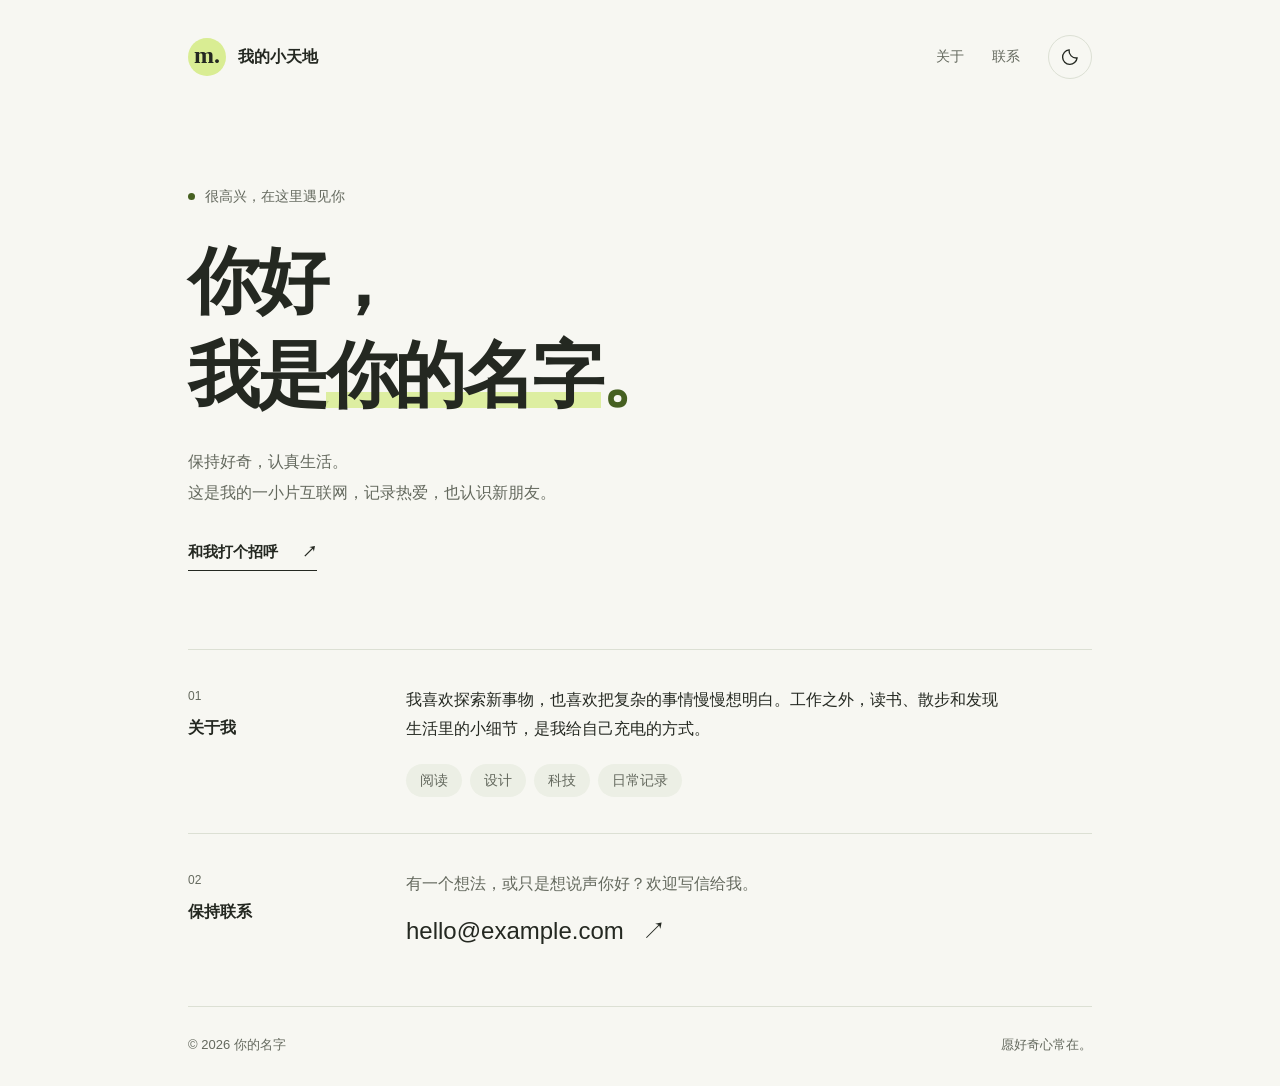
<file: dist/index.html>
<!DOCTYPE html>
<html lang="zh-CN">
  <head>
    <meta charset="UTF-8" />
    <meta name="viewport" content="width=device-width, initial-scale=1.0" />
    <meta name="description" content="我的个人主页：关于我、我的兴趣和联系方式。" />
    <meta name="color-scheme" content="light dark" />
    <title>你的名字 · 个人主页</title>
    <link rel="icon" href="favicon.svg" type="image/svg+xml" />
    <link rel="stylesheet" href="style.css" />
    <script src="script.js" defer></script>
  </head>
  <body>
    <a class="skip-link" href="#main">跳到正文</a>
    <div class="page">
      <header class="site-header">
        <a class="brand" href="#home" aria-label="个人主页首页">
          <span class="brand-mark" aria-hidden="true">m.</span>
          <span>我的小天地</span>
        </a>
        <nav aria-label="主导航">
          <a href="#about">关于</a>
          <a href="#contact">联系</a>
          <button class="theme-toggle" id="theme-toggle" type="button" aria-label="切换到深色模式" aria-pressed="false" hidden>
            <svg class="moon-icon" width="20" height="20" viewBox="0 0 24 24" fill="none" stroke="currentColor" stroke-width="1.6" aria-hidden="true"><path d="M20.5 13.1A8.6 8.6 0 0 1 10.9 3.5 8.7 8.7 0 1 0 20.5 13.1Z" /></svg>
            <svg class="sun-icon" width="20" height="20" viewBox="0 0 24 24" fill="none" stroke="currentColor" stroke-width="1.6" aria-hidden="true"><circle cx="12" cy="12" r="4"/><path d="M12 2v2m0 16v2M2 12h2m16 0h2M4.9 4.9l1.4 1.4m11.4 11.4 1.4 1.4M4.9 19.1l1.4-1.4M17.7 6.3l1.4-1.4"/></svg>
          </button>
        </nav>
      </header>

      <main id="main">
        <section class="hero" id="home" aria-labelledby="hero-title">
          <p class="eyebrow"><span class="status-dot" aria-hidden="true"></span> 很高兴，在这里遇见你</p>
          <h1 id="hero-title">你好，<br />我是<span class="name">你的名字</span><span class="period">。</span></h1>
          <p class="hero-description">保持好奇，认真生活。<br />这是我的一小片互联网，记录热爱，也认识新朋友。</p>
          <a class="contact-link" href="#contact">和我打个招呼 <span aria-hidden="true">↗</span></a>
        </section>

        <section class="about section-grid" id="about" aria-labelledby="about-title">
          <h2 id="about-title"><span class="section-number">01</span> 关于我</h2>
          <div>
            <!-- 在这里替换成你自己的简介。 -->
            <p class="about-text">我喜欢探索新事物，也喜欢把复杂的事情慢慢想明白。工作之外，读书、散步和发现生活里的小细节，是我给自己充电的方式。</p>
            <ul class="interests" aria-label="我的兴趣">
              <li>阅读</li>
              <li>设计</li>
              <li>科技</li>
              <li>日常记录</li>
            </ul>
          </div>
        </section>

        <section class="contact section-grid" id="contact" aria-labelledby="contact-title">
          <h2 id="contact-title"><span class="section-number">02</span> 保持联系</h2>
          <div>
            <p class="contact-description">有一个想法，或只是想说声你好？欢迎写信给我。</p>
            <!-- 将链接和显示文字都替换成你的邮箱。 -->
            <a class="email-link" href="mailto:hello@example.com">hello@example.com <span aria-hidden="true">↗</span></a>
          </div>
        </section>
      </main>

      <footer class="site-footer">
        <span>© <span id="year">2026</span> 你的名字</span>
        <span>愿好奇心常在。</span>
      </footer>
    </div>
  </body>
</html>
</file>
<file: dist/style.css>
/* 在这里修改网站的配色、字体和间距。 */
:root {
  color-scheme: light;
  --background: #f7f7f2;
  --text: #242821;
  --muted: #64695e;
  --line: #dce0d4;
  --accent: #d9ed93;
  --accent-text: #466021;
  --tag-background: #ecefe5;
}

:root[data-theme="dark"] {
  color-scheme: dark;
  --background: #1b201a;
  --text: #eff1e8;
  --muted: #b2b9a9;
  --line: #3a4334;
  --accent: #cce38a;
  --accent-text: #cce38a;
  --tag-background: #2a3225;
}

* { box-sizing: border-box; }
html { scroll-behavior: smooth; scroll-padding-top: 2rem; }
body {
  margin: 0;
  background: var(--background);
  color: var(--text);
  font-family: -apple-system, BlinkMacSystemFont, "Segoe UI", "Microsoft YaHei", sans-serif;
  font-size: 1rem;
  line-height: 1.8;
}
a { color: inherit; text-decoration: none; }
button { font: inherit; }
a, button { -webkit-tap-highlight-color: transparent; }
a:focus-visible, button:focus-visible { outline: 2px solid var(--accent-text); outline-offset: 6px; }
[hidden] { display: none !important; }
.page { max-width: 1000px; padding: 0 48px; margin: 0 auto; }
.skip-link { position: fixed; top: -100px; left: 16px; z-index: 10; padding: 8px 16px; background: var(--text); color: var(--background); }
.skip-link:focus { top: 16px; }
.site-header { display: flex; justify-content: space-between; align-items: center; gap: 24px; min-height: 114px; }
.brand { display: inline-flex; align-items: center; gap: 12px; font-weight: 600; }
.brand-mark { display: grid; place-items: center; width: 38px; height: 38px; border-radius: 50%; background: var(--accent); color: #242821; font-family: Georgia, serif; font-size: 1.5rem; line-height: 1; padding-bottom: 4px; }
nav { display: flex; align-items: center; gap: 28px; }
nav > a { color: var(--muted); padding: 10px 0; font-size: .875rem; }
nav > a:hover { color: var(--text); }
.theme-toggle { display: grid; place-items: center; border: 1px solid var(--line); background: transparent; color: var(--text); width: 44px; height: 44px; border-radius: 50%; cursor: pointer; }
.theme-toggle:hover { background: var(--tag-background); }
.sun-icon { display: none; }
[data-theme="dark"] .sun-icon { display: block; }
[data-theme="dark"] .moon-icon { display: none; }
.hero { padding: 70px 0 78px; }
.eyebrow { display: flex; align-items: center; gap: 10px; color: var(--muted); font-size: .875rem; margin: 0 0 26px; }
.status-dot { width: 7px; height: 7px; background: var(--accent-text); border-radius: 50%; }
h1 { font-size: clamp(2.8rem, 6.5vw, 4.5rem); font-weight: 600; line-height: 1.3; letter-spacing: -.045em; margin: 0 0 25px; }
.name { position: relative; z-index: 0; white-space: nowrap; }
.name::after { content: ""; position: absolute; z-index: -1; left: 0; right: 0; bottom: .09em; height: .22em; background: var(--accent); opacity: .85; }
[data-theme="dark"] .name::after { opacity: .3; }
.period { color: var(--accent-text); }
.hero-description { margin: 0; color: var(--muted); line-height: 1.9; }
.contact-link { display: inline-flex; gap: 24px; align-items: center; margin-top: 30px; font-size: .9375rem; font-weight: 600; border-bottom: 1px solid var(--text); padding-bottom: 5px; }
.contact-link span, .email-link span { display: inline-block; transition: transform .2s ease; }
.contact-link:hover span, .email-link:hover span { transform: translate(3px, -3px); }
.section-grid { display: grid; grid-template-columns: 190px minmax(0, 1fr); gap: 28px; border-top: 1px solid var(--line); padding: 36px 0; }
h2 { margin: 0; font-size: 1rem; font-weight: 600; line-height: 1.8; }
.section-number { display: block; color: var(--muted); font-size: .75rem; font-weight: 400; margin-bottom: 6px; }
.about-text { margin: 0; max-width: 600px; }
.interests { display: flex; flex-wrap: wrap; gap: 8px; list-style: none; padding: 0; margin: 20px 0 0; }
.interests li { font-size: .875rem; padding: 4px 14px; background: var(--tag-background); border-radius: 30px; color: var(--muted); }
.contact-description { color: var(--muted); margin: 0 0 10px; }
.email-link { display: inline-flex; flex-wrap: wrap; gap: 18px; align-items: center; font-size: clamp(1.1rem, 3vw, 1.5rem); font-weight: 500; overflow-wrap: anywhere; }
.email-link:hover { color: var(--accent-text); }
.site-footer { display: flex; justify-content: space-between; flex-wrap: wrap; gap: 12px; border-top: 1px solid var(--line); padding: 26px 0 30px; color: var(--muted); font-size: .8125rem; margin-top: 18px; }

@media (max-width: 640px) {
  .page { padding: 0 24px; }
  .site-header { min-height: 94px; gap: 12px; }
  .brand { gap: 9px; font-size: .875rem; }
  nav { gap: 16px; }
  .hero { padding: 44px 0 56px; }
  h1 { font-size: clamp(2.3rem, 8.7vw, 3.5rem); }
  .section-grid { grid-template-columns: 1fr; gap: 18px; padding: 28px 0; }
  h2 { display: flex; align-items: baseline; gap: 12px; }
  .section-number { margin: 0; }
}

@media (max-width: 380px) {
  .page { padding: 0 20px; }
  .brand > span:last-child { display: none; }
  nav { gap: 14px; }
}

@media (prefers-reduced-motion: reduce) {
  html { scroll-behavior: auto; }
  *, *::before, *::after { transition: none !important; }
}
</file>
